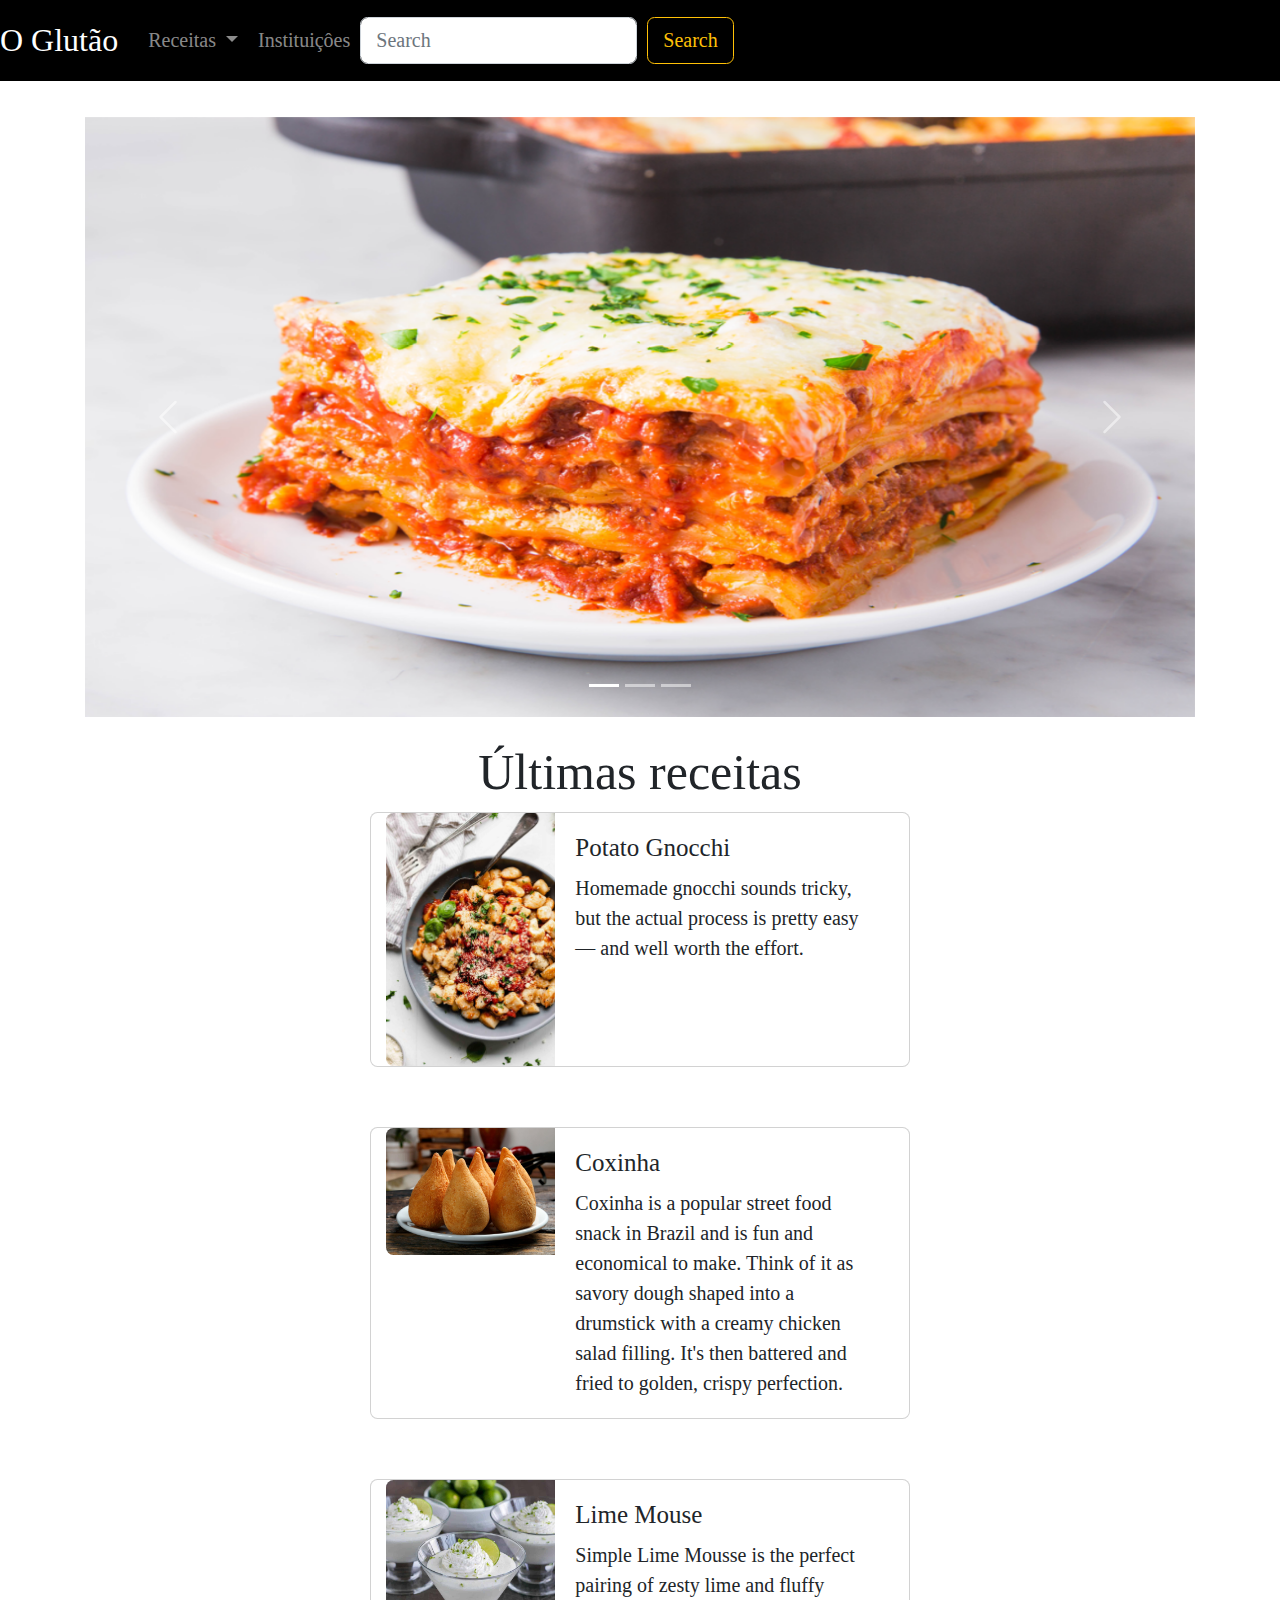
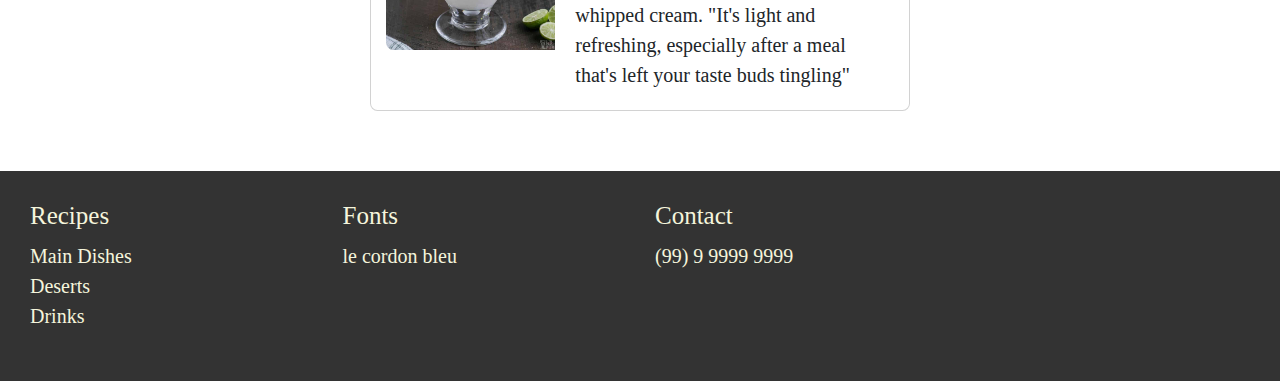
<file: index.html>
<!DOCTYPE html>
<html lang="pt">

<head>
    <meta charset="UTF-8">
    <meta name="viewport" content="width=device-width, initial-scale=1, shrink-to-fit=no">
    <link rel="stylesheet" href="assets/css/mystyle.css">
    <link rel="stylesheet" type="text/css" href="assets/css/bootstrap/bootstrap.css">
    <link rel="stylesheet" type="text/css" href="assets/css/bootstrap-grid.css">
    <link rel="stylesheet" type="text/css" href="assets/css/bootstrap-utilities.css">
    <style>
        a{
            color: #000;
        }

        .carousel-item img{
            height: 600px;
        }

    </style>

    <title>O Glutão</title>
</head>

<body>
    <nav class="navbar navbar-expand-lg navbar-dark bg-black justify-content-left">
        <a class="navbar-brand" href="#" style="font-size: 32px; font-family: Tahoma;">
            O Glutão
        </a>

        <div class="collapse navbar-collapse" id="navbarSupportedContent">
            <ul class="navbar-nav mr-auto">   
                <li class="nav-item dropdown">   
                    <a class="nav-link dropdown-toggle" href="#" id="receitasDropdown" 
                        role="button" data-bs-toggle="dropdown" aria-haspopup="true" 
                        aria-expanded="false">
                        Receitas
                    </a>
                    <div class="dropdown-menu" aria-labelledby="#receitasDropdown">
                        <a class="dropdown-item" href="recipes/recipes.html">Latest</a>
                        <a class="dropdown-item" href="#">Pasta</a>
                        <a class="dropdown-item" href="#">Steaks</a>
                        <a class="dropdown-item" href="#">Seafood</a>
                        <a class="dropdown-item" href="#">Deserts</a>
                    </div>
                </li>   
                <li class="nav-item">  
                    <a class="nav-link" href="#">Instituiçôes</a>
                </li>
            </ul>
            <form class="d-flex" role="search">
                <input class="form-control me-2" type="search" placeholder="Search" aria-label="Search">
                <button class="btn btn-outline-warning" type="submit">Search</button>
            </form>
        </div>
      
    </nav>

    <main class="container" style="margin-top: 36px;">
        
        <!------------------------BLOCO DE ELEMENTOS DO CARROSEL------------------------>
        <div id="mainCarousel" class="carousel slide" data-bs-ride="carousel">
            <div class="carousel-indicators">
                <button type="button" data-bs-target="#mainCarousel" data-bs-slide-to="0" class="active" aria-current="true" aria-label="Slide 1"></button>
                <button type="button" data-bs-target="#mainCarousel" data-bs-slide-to="1" aria-label="Slide 2"></button>
                <button type="button" data-bs-target="#mainCarousel" data-bs-slide-to="2" aria-label="Slide 3"></button>
            </div>
            <div class="carousel-inner">
                <div class="carousel-item active">
                    <a href="/recipes/lasagna.html"><img src="assets/images/lasagna-bolognese.png" class="carousel-image d-block w-100" alt="..."></a>
                    
                </div>
                <div class="carousel-item">
                    <img src="assets/images/carbonara.png" class="carousel-image d-block w-100" alt="...">
                </div>
                <div class="carousel-item">
                    <img src="assets/images/Shrimp-Risotto.png" class="carousel-image d-block w-100" alt="...">
                </div>
            </div>
            <button class="carousel-control-prev" type="button" data-bs-target="#mainCarousel" data-bs-slide="prev">
                <span class="carousel-control-prev-icon" aria-hidden="true"></span>
                <span class="visually-hidden">Previous</span>
            </button>
            <button class="carousel-control-next" type="button" data-bs-target="#mainCarousel" data-bs-slide="next">
                <span class="carousel-control-next-icon" aria-hidden="true"></span>
                <span class="visually-hidden">Next</span>
            </button>
        </div>
        <!------------------------------------------------------------------------------>


        <div>
            <h1 style="padding-top:0.5em;">Últimas receitas</h1>

            <div class="row"  style="justify-content: center;">
                <div class="card mb-5" style="max-width: 540px;">
                    <div class="row g-0">
                      <div class="col-md-4">
                        <img src="assets/images/homemade-gnocchi-recipe-20-scaled.jpg" class="img-fluid rounded-start" alt="...">
                      </div>
                      <div class="col-md-8">
                        <div class="card-body">
                          <h5 class="card-title">Potato Gnocchi</h5>
                          <p class="card-text">Homemade gnocchi sounds tricky, but the actual process is pretty easy — and well worth the effort.</p>
                        </div>
                      </div>
                    </div>
                </div>
            </div>
            <div class="row"  style="justify-content: center;">
                <div class="card mb-5" style="max-width: 540px;">
                    <div class="row g-0">
                      <div class="col-md-4">
                        <img src="assets/images/Coxinha-de-charque.jpg" class="img-fluid rounded-start" alt="...">
                      </div>
                      <div class="col-md-8">
                        <div class="card-body">
                          <h5 class="card-title">Coxinha</h5>
                          <p class="card-text">Coxinha is a popular street food snack in Brazil and is fun and economical to make. Think of it as savory dough shaped into a drumstick with a creamy chicken salad filling. It's then battered and fried to golden, crispy perfection. </p>
                        </div>
                      </div>
                    </div>
                </div>
            </div>
            <div class="row"  style="justify-content: center;">
                <div class="card mb-5" style="max-width: 540px;">
                    <div class="row g-0">
                      <div class="col-md-4">
                        <img src="assets/images/key-lime-mousse-sq.jpg" class="img-fluid rounded-start" alt="...">
                      </div>
                      <div class="col-md-8">
                        <div class="card-body">
                          <h5 class="card-title">Lime Mouse</h5>
                            <p class="card-text">
                                Simple Lime Mousse is the perfect pairing of zesty lime and fluffy whipped cream. "It's light and refreshing, especially after a meal that's left your taste buds tingling"
                            </p>
                        </div>
                      </div>
                    </div>
                </div>
            </div>
        </div>

    </main>

    <footer>
        <div class="row">
            <div class="col-xl-3">
                <h5>Recipes</h5>
                <ul class="list-unstyled">
                    <li>Main Dishes</li>
                    <li>Deserts</li>
                    <li>Drinks</li>
                </ul>
            </div>

            <div class="col-xl-3">
                <h5>Fonts</h5>
                <h5></h5>
                <ul class="list-unstyled">
                    <li>le cordon bleu</li>
                </ul>
            </div>

            <div class="col-xl-3">
                <h5>Contact</h5>
                <ul class="list-unstyled">
                    <li>(99) 9 9999 9999</li>
                </ul>
            </div>
        </div>
    </footer>

</body>

<script type="text/javascript" src="assets/js/popper.js"></script>
<script type="text/javascript" src="assets/js/jquery.js"></script>
<script type="text/javascript" src="assets/js/bootstrap/bootstrap.js"></script>

</html>
</file>
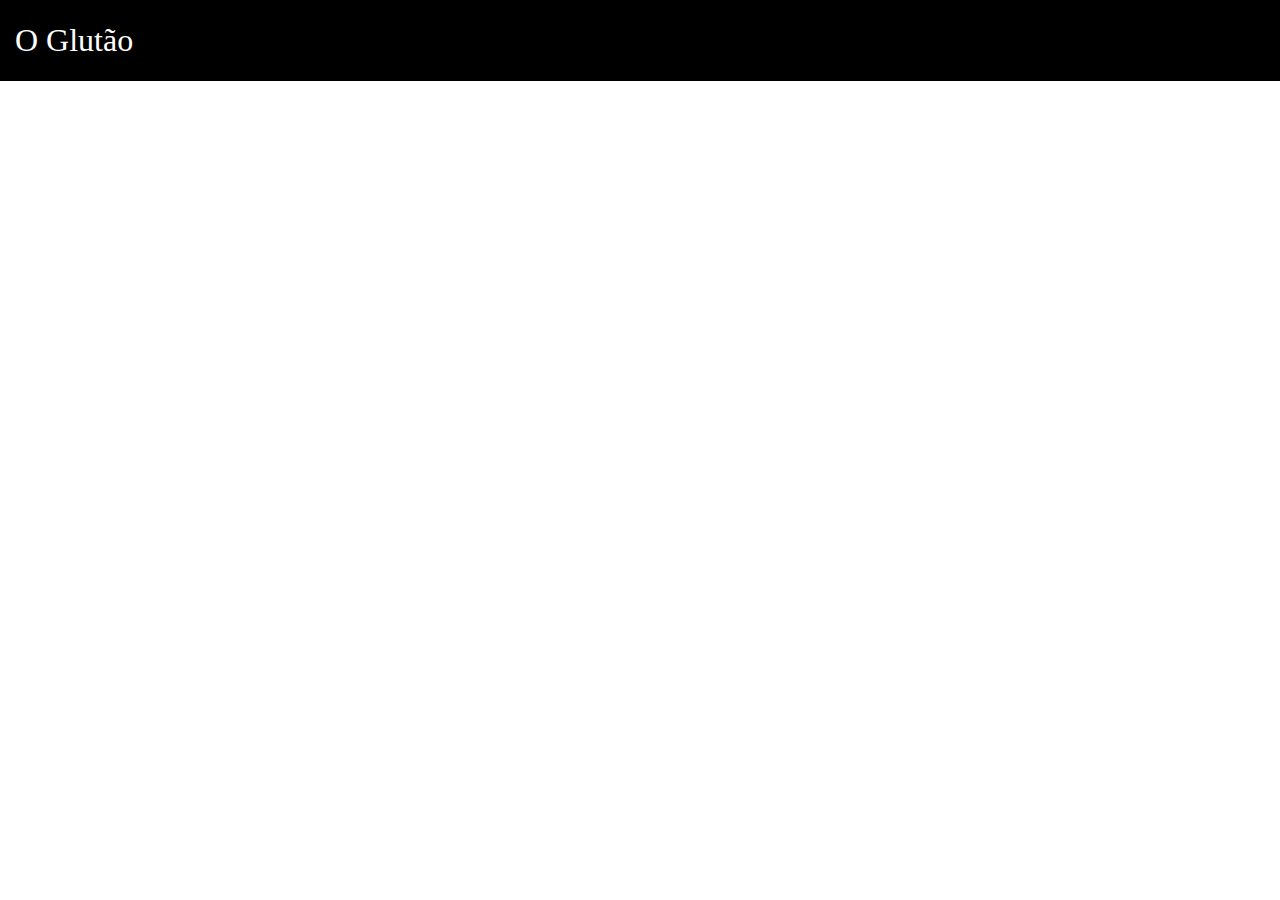
<file: form.html>
<!DOCTYPE html>
<html lang="pt">

<head>
    <meta charset="UTF-8">
    <meta name="viewport" content="width=device-width, initial-scale=1, shrink-to-fit=no">
    <link rel="stylesheet" href="assets/css/mystyle.css">
    <link rel="stylesheet" type="text/css" href="assets/css/bootstrap/bootstrap.css">
    <style>
        a{
            color: #000;
        }
    </style>

    <title>O Glutão</title>
</head>

<body>
    <nav class="navbar navbar-expand-lg navbar-dark bg-black">
        <div class="container-fluid">
            <a class="navbar-brand" href="#"
            style="font-size: 32px; font-family: Tahoma;">O Glutão</a>
        </div>

    </nav>

    <main class="container" style="margin-top: 36px;">

    </main>

</body>

<script type="text/javascript" src="assets/js/popper.js"></script>
<script type="text/javascript" src="assets/js/jquery.js"></script>
<script type="text/javascript" src="assets/js/bootstrap/bootstrap.js"></script>

</html>
</file>
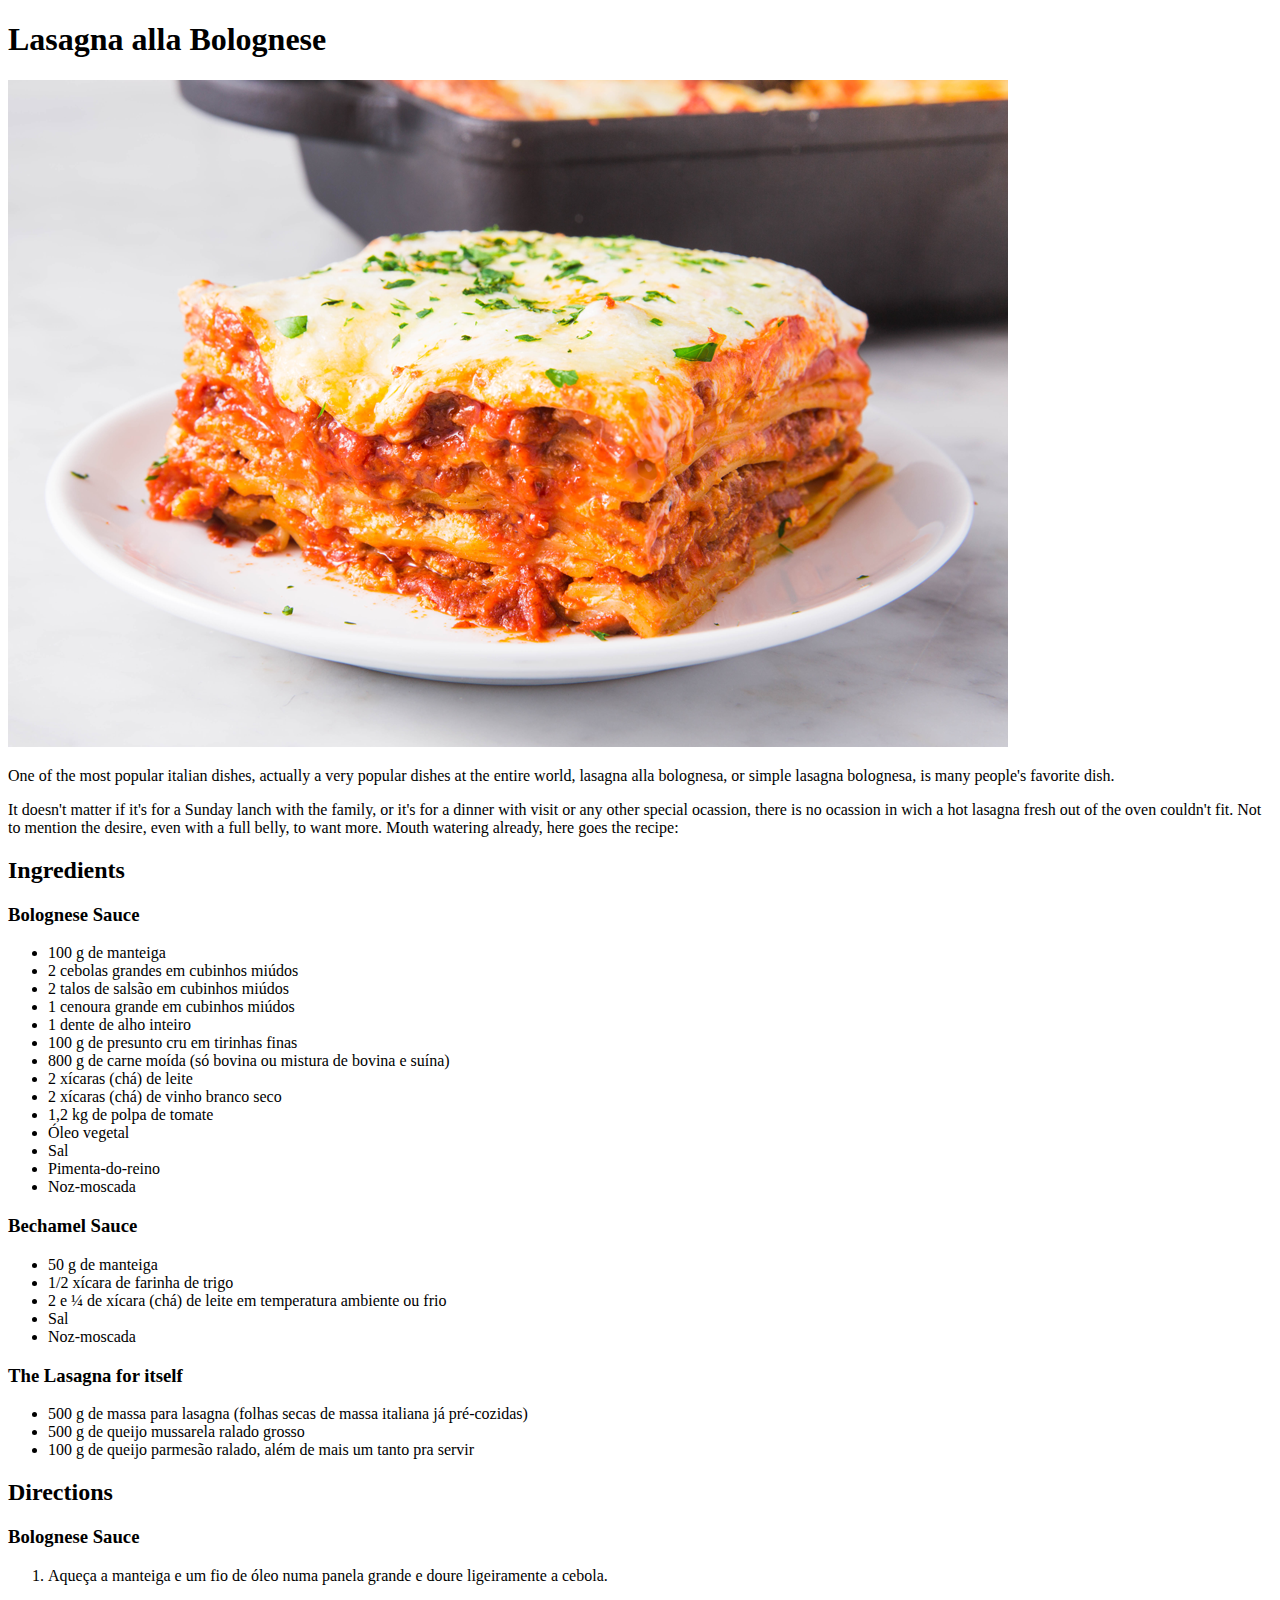
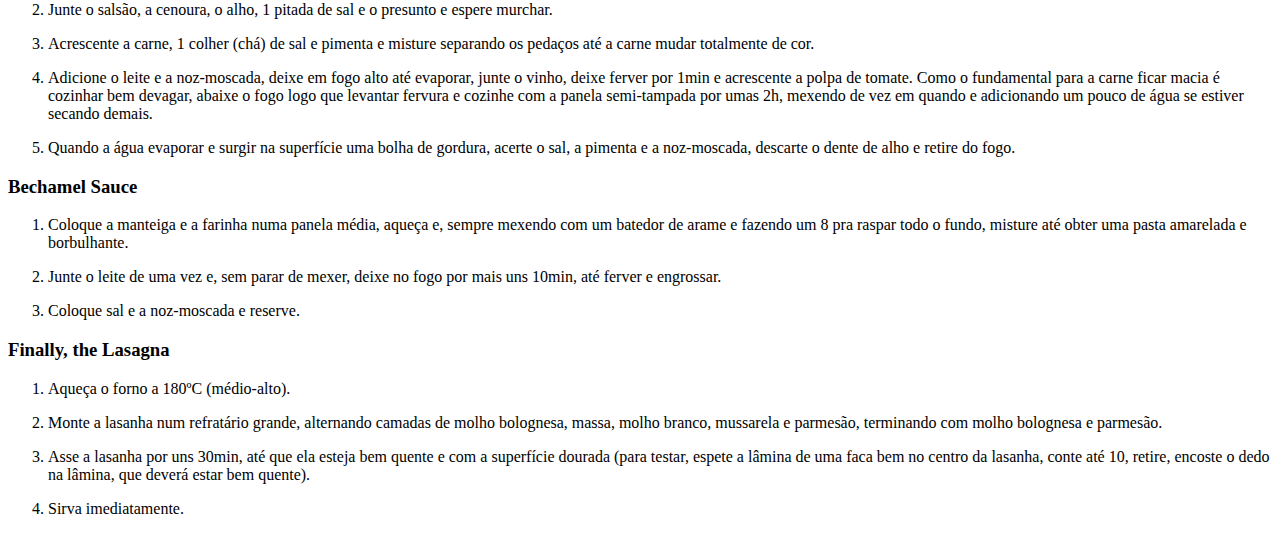
<file: main-recipes/lasagna.html>
<!DOCTYPE html>
<html lang="en">

<head>
    <meta charset="UTF-8">
    <meta name="viewport" content="width=device-width, initial-scale=1, shrink-to-fit=no">

    <title>Lasagna alla Bolognese's Recipe</title>
</head>

<body>
    <main>
        <h1>Lasagna alla Bolognese</h1>
        <img src="../assets/images/lasagna-bolognese.png" alt="lasagna-bolognese">
        <p>
            One of the most popular italian dishes, actually a very popular dishes at the 
            entire world, lasagna alla bolognesa, or simple lasagna bolognesa, is many 
            people's favorite dish.
        </p>

        <p>
            It doesn't matter if it's for a Sunday lanch with the family, or it's for a 
            dinner with visit or any other special ocassion, there is no ocassion in wich
            a hot lasagna fresh out of the oven couldn't fit. Not to mention the desire, 
            even with a full belly, to want more. Mouth watering already, here goes the recipe:
        </p>

        <h2>Ingredients</h2>

        <h3>Bolognese Sauce</h3>
        <ul>
            <li>100 g de manteiga</li>
            <li>2 cebolas grandes em cubinhos miúdos</li>
            <li>2 talos de salsão em cubinhos miúdos</li>
            <li>1 cenoura grande em cubinhos miúdos</li>
            <li>1 dente de alho inteiro</li>
            <li>100 g de presunto cru em tirinhas finas</li>
            <li>800 g de carne moída (só bovina ou mistura de bovina e suína)</li>
            <li>2 xícaras (chá) de leite</li>
            <li>2 xícaras (chá) de vinho branco seco</li>
            <li>1,2 kg de polpa de tomate</li>
            <li>Óleo vegetal</li>
            <li>Sal</li>
            <li>Pimenta-do-reino</li>
            <li>Noz-moscada</li>
        </ul>
        
        <h3>Bechamel Sauce</h3>
        <ul>
            <li>50 g de manteiga</li>
            <li>1/2 xícara de farinha de trigo</li>
            <li>2 e ¼ de xícara (chá) de leite em temperatura ambiente ou frio </li>
            <li>Sal</li>
            <li>Noz-moscada</li>
        </ul>

        <h3>The Lasagna for itself</h3>
        <ul>
            <li>500 g de massa para lasagna (folhas secas de massa italiana já pré-cozidas)</li>
            <li>500 g de queijo mussarela ralado grosso</li>
            <li>100 g de queijo parmesão ralado, além de mais um tanto pra servir </li>
        </ul>

        <h2>Directions</h2>

        <h3>Bolognese Sauce</h3>
        <ol>
            <li>
                <p>
                    Aqueça a manteiga e um fio de óleo numa panela grande e doure ligeiramente a cebola.
                </p>
            </li>
            <li>
                <p>
                    Junte o salsão, a cenoura, o alho, 1 pitada de sal e o presunto e espere murchar.
                </p>
            </li>
            <li>
                <p>
                    Acrescente a carne, 1 colher (chá) de sal e pimenta e misture separando os pedaços 
                    até a carne mudar totalmente de cor.
                </p>
            </li>
            <li>
                <p>
                    Adicione o leite e a noz-moscada, deixe em fogo alto até evaporar, junte o vinho, 
                    deixe ferver por 1min e acrescente a polpa de tomate. Como o fundamental para a 
                    carne ficar macia é cozinhar bem devagar, abaixe o fogo logo que levantar fervura 
                    e cozinhe com a panela semi-tampada por umas 2h, mexendo de vez em quando e 
                    adicionando um pouco de água se estiver secando demais.
                </p>
            </li>
            <li>
                <p>
                    Quando a água evaporar e surgir na superfície uma bolha de gordura, acerte o sal, 
                    a pimenta e a noz-moscada, descarte o dente de alho e retire do fogo. 
                </p>
            </li>
        </ol>

        <h3>Bechamel Sauce</h3>
        <ol>
            <li>
                <p>
                    Coloque a manteiga e a farinha numa panela média, aqueça e, sempre mexendo com um batedor de arame e fazendo um 8 pra raspar todo o fundo, misture até obter uma pasta amarelada e borbulhante.
                </p>
            </li>
            <li>
                <p>
                    Junte o leite de uma vez e, sem parar de mexer, deixe no fogo por mais uns 10min, até ferver e engrossar.
                </p>
            </li>
            <li>
                <p>
                    Coloque sal e a noz-moscada e reserve. 
                </p>
            </li>
        </ol>

        <h3>Finally, the Lasagna</h3>
        <ol>
            <li>
                <p>
                    Aqueça o forno a 180ºC (médio-alto).
                </p>
            </li>
            <li>
                <p>
                    Monte a lasanha num refratário grande, alternando camadas de molho bolognesa, massa, molho branco, mussarela e parmesão, terminando com molho bolognesa e parmesão.
                </p>
            </li>
            <li>
                <p>
                    Asse a lasanha por uns 30min, até que ela esteja bem quente e com a superfície dourada (para testar, espete a lâmina de uma faca bem no centro da lasanha, conte até 10, retire, encoste o dedo na lâmina, que deverá estar bem quente).
                </p>
            </li>
            <li>
                <p>
                    Sirva imediatamente. 
                </p>
            </li>
            
        </ol>

    </main>
</body>

</html>
</file>
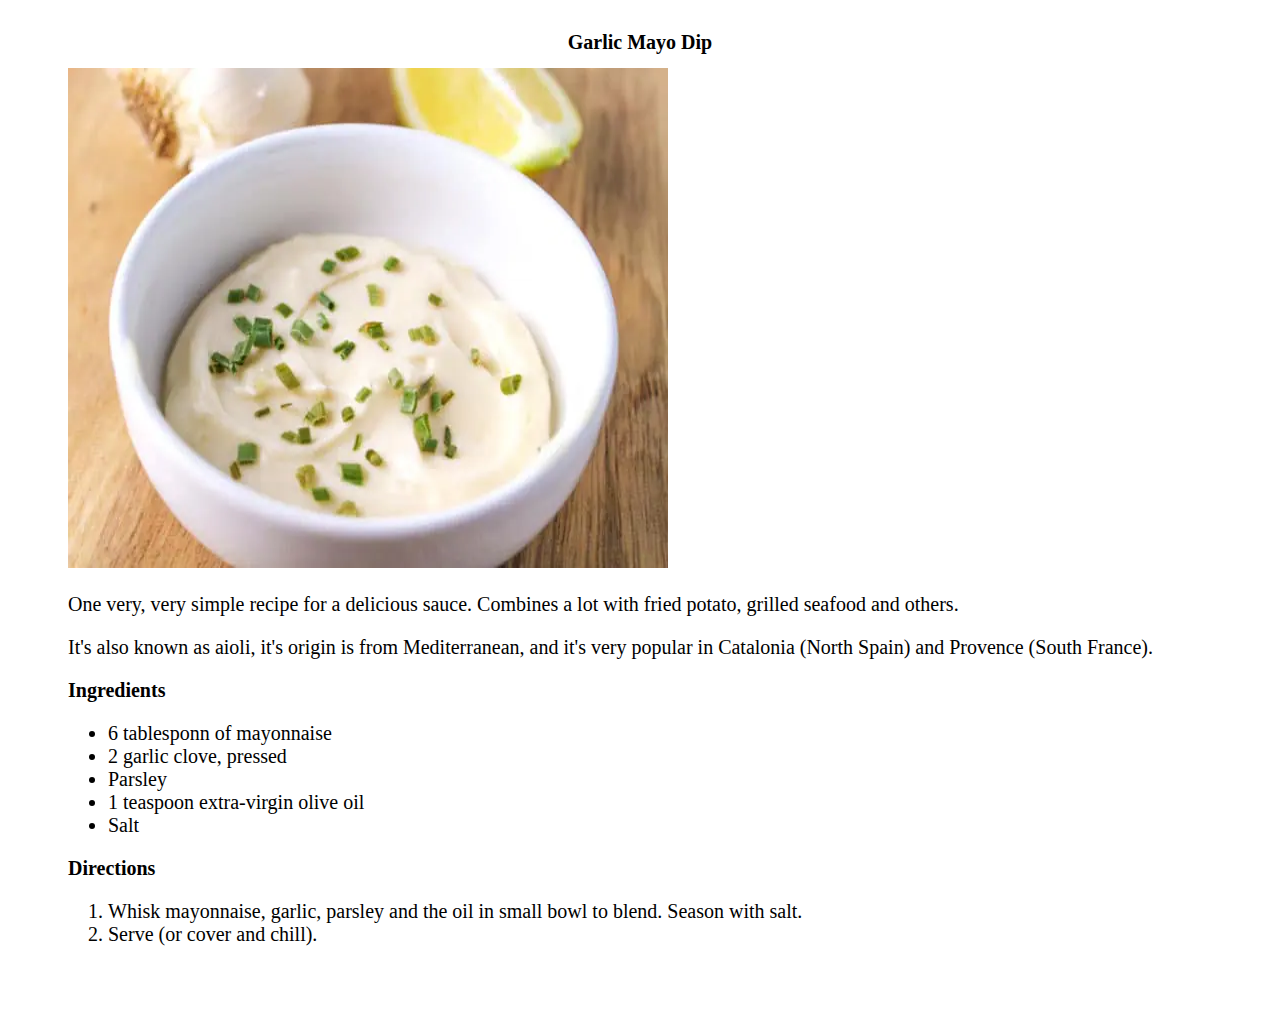
<file: recipes/galicmayo.html>
<!DOCTYPE html>
<html lang="en">

<head>
    <meta charset="UTF-8">
    <meta name="viewport" content="width=device-width, initial-scale=1, shrink-to-fit=no">
    <link rel="stylesheet" href="../assets/css/mystyle.css">

    <title>Garlic Mayo Dip's Recipe</title>
</head>

<body>
    <main class="my-container">
        <h1>Garlic Mayo Dip</h1>
        <img class="main-img" src="../assets/images/aioli.png" alt="Garlic Mayo Dip">

        <p>
            One very, very simple recipe for a delicious sauce. Combines a lot with fried potato,
            grilled seafood and others.
        </p>

        <p>
            It's also known as aioli, it's origin is from Mediterranean, and it's very popular in 
            Catalonia (North Spain) and Provence (South France).
        </p>

        <h2>Ingredients</h2>
        <ul>
            <li>6 tablesponn of mayonnaise</li>
            <li>2 garlic clove, pressed</li>
            <li>Parsley</li>
            <li>1 teaspoon extra-virgin olive oil</li>
            <li>Salt</li>
        </ul>

        <h2>Directions</h2>
        <ol>
            <li>Whisk mayonnaise, garlic, parsley and the oil in small bowl to blend. Season with salt.</li>
            <li>Serve (or cover and chill).</li>
        </ol>

    </main>
</body>
</file>
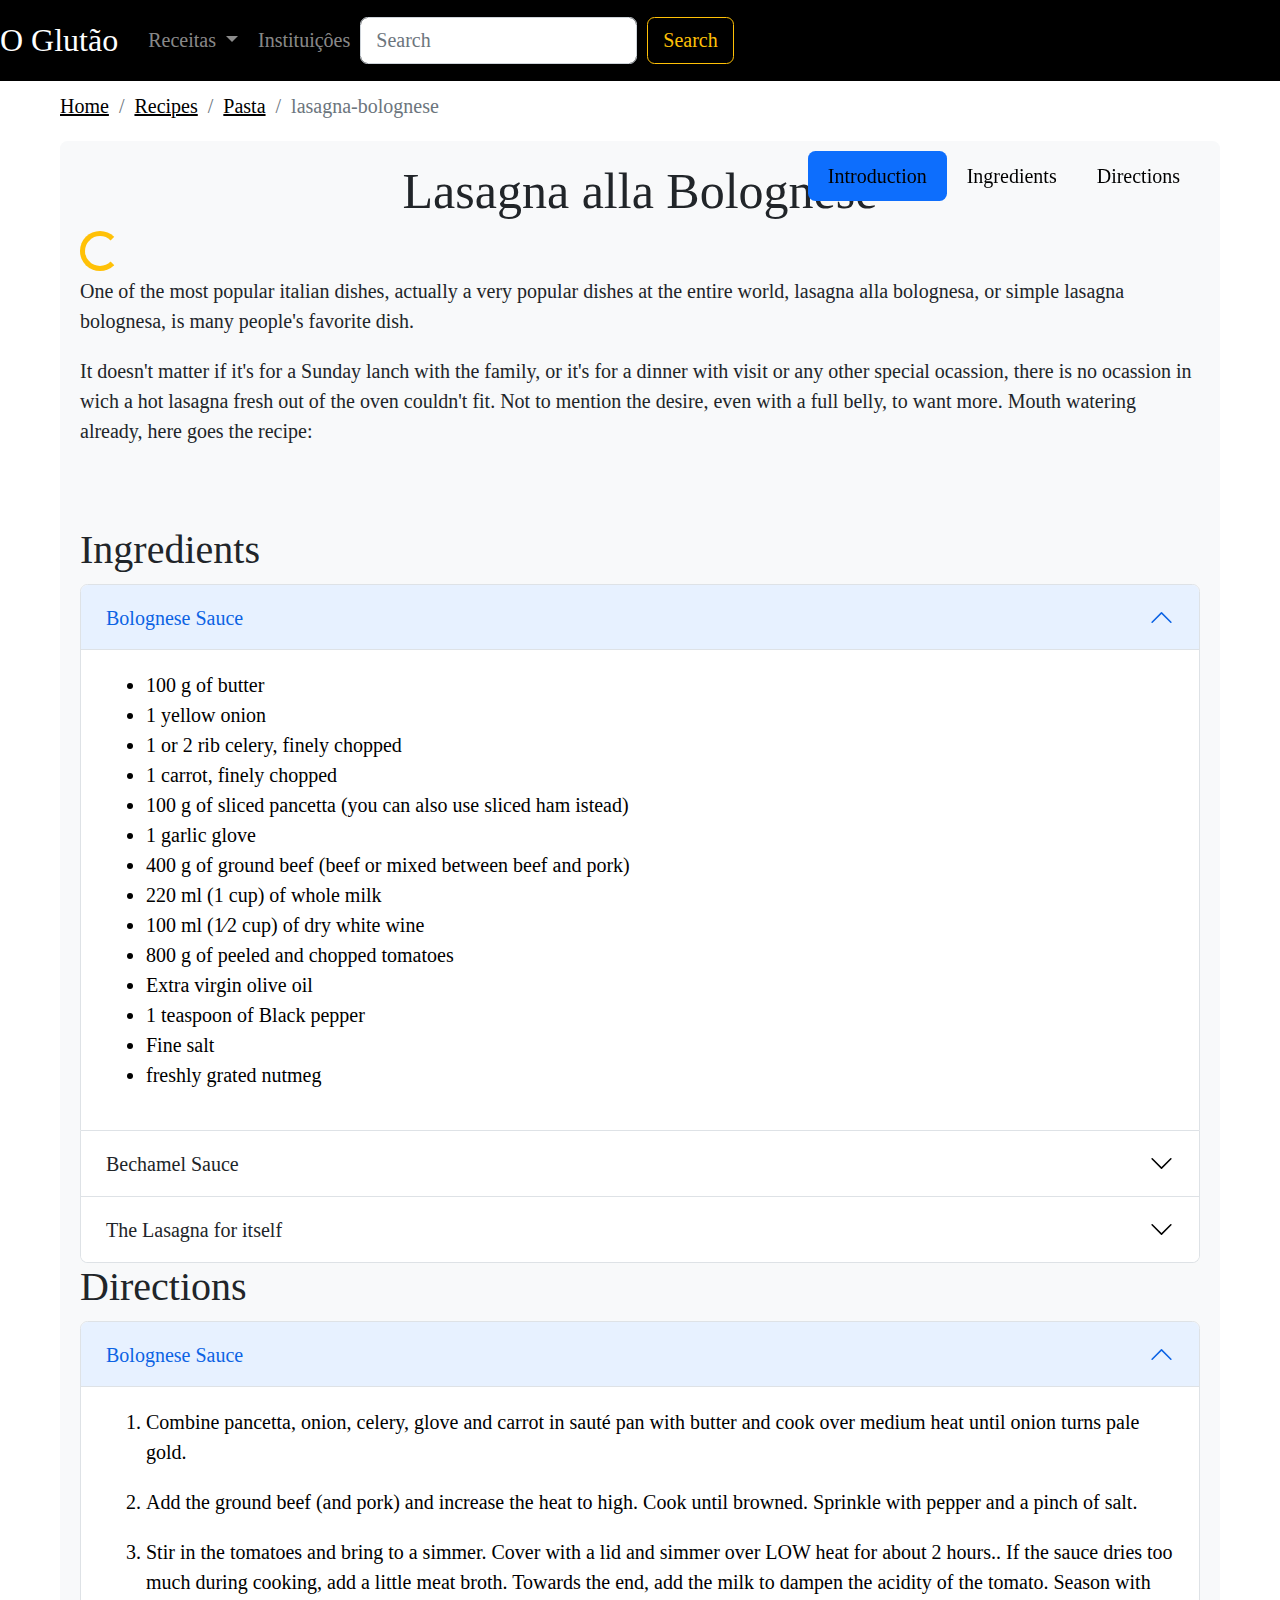
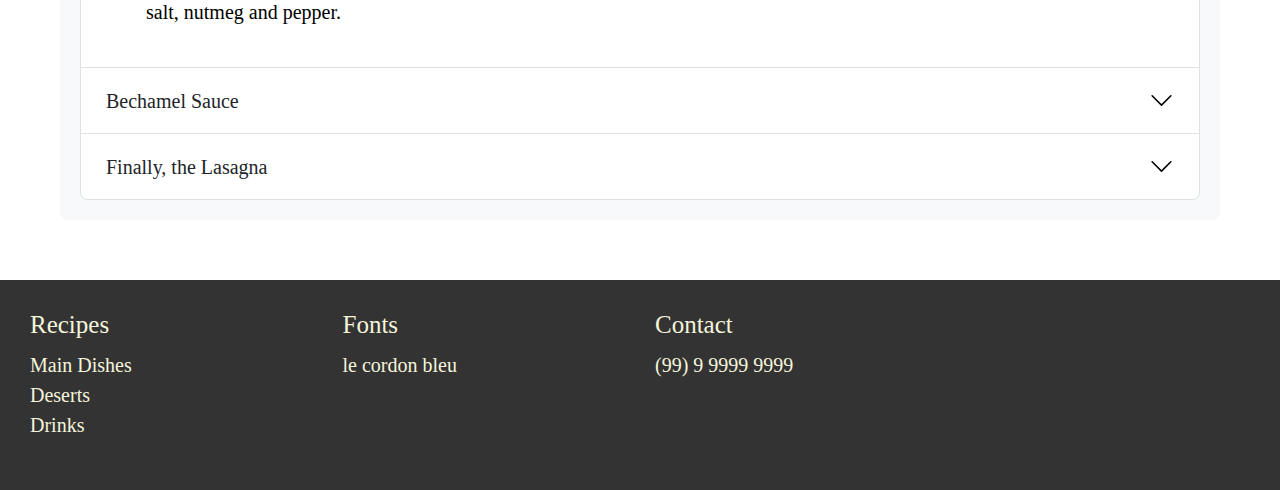
<file: recipes/lasagna.html>
<!DOCTYPE html>
<html lang="en">

<head>
    <meta charset="UTF-8">
    <meta name="viewport" content="width=device-width, initial-scale=1, shrink-to-fit=no">
    <link rel="stylesheet" href="../assets/css/mystyle.css">
    <link rel="stylesheet" type="text/css" href="../assets/css/bootstrap/bootstrap.css">
    <style>
        a{
            color: #000;
        }
    </style>

    <title>O Glutão</title>
</head>

<body>

    <nav class="navbar navbar-expand-lg navbar-dark bg-black justify-content-left">
        <a class="navbar-brand" href="../index.html" style="font-size: 32px; font-family: Tahoma;">
            O Glutão
        </a>
  
        <div class="collapse navbar-collapse" id="navbarSupportedContent">
            <ul class="navbar-nav mr-auto">   
                <li class="nav-item dropdown">   
                    <a class="nav-link dropdown-toggle" href="#" id="receitasDropdown" 
                        role="button" data-bs-toggle="dropdown" aria-haspopup="true" 
                        aria-expanded="false">
                        Receitas
                    </a>
                    <div class="dropdown-menu" aria-labelledby="#receitasDropdown">
                        <a class="dropdown-item" href="recipes.html">Latest</a>
                        <a class="dropdown-item" href="#">Pasta</a>
                        <a class="dropdown-item" href="#">Steaks</a>
                        <a class="dropdown-item" href="#">Seafood</a>
                        <a class="dropdown-item" href="#">Deserts</a>
                    </div>
                </li>   
                <li class="nav-item">  
                    <a class="nav-link" href="#">Instituiçôes</a>
                </li>
            </ul>
            <form class="d-flex" role="search">
                <input class="form-control me-2" type="search" placeholder="Search" aria-label="Search">
                <button class="btn btn-outline-warning" type="submit">Search</button>
            </form>
        </div>
    
    </nav>

    <main class="my-container">

        <nav aria-label="breadcrumb">
            <ol class="breadcrumb">
              <li class="breadcrumb-item"><a href="../index.html">Home</a></li>
              <li class="breadcrumb-item"><a href="recipes.html">Recipes</a></li>
              <li class="breadcrumb-item"><a href="#">Pasta</a></li>
              <li class="breadcrumb-item active" aria-current="page">lasagna-bolognese</li>
            </ol>
        </nav>

        <div style="display: flex; justify-content:right">
            <nav id="navbar-example2" class="navbar bg-transparent px-3 mb-3 position-fixed">
                <a class="navbar-brand" href="#"></a>
                <ul class="nav nav-pills">
                  <li class="nav-item">
                    <a class="nav-link text-black" href="#scrollspyHeading1">Introduction</a>
                  </li>
                  <li class="nav-item">
                    <a class="nav-link text-black" href="#scrollspyHeading2">Ingredients</a>
                  </li>
                  <li class="nav-item">
                    <a class="nav-link text-black" href="#scrollspyHeading3">Directions</a>
                  </li>
                </ul>
            </nav>
        </div>
          
        
        <div data-bs-spy="scroll" data-bs-target="#navbar-example2" data-bs-root-margin="0px 0px -40%" data-bs-smooth-scroll="true" class="scrollspy-example bg-light p-3 rounded-2" tabindex="0">
            
            <h1 id="scrollspyHeading1">Lasagna alla Bolognese</h1>
            <div class="spinner-border my-spinner text-warning" role="status">
                <img class="main-img visually-hidden" src="../assets/images/lasagna-bolognese.png" alt="lasagna-bolognese">
            </div>
            <p>
                One of the most popular italian dishes, actually a very popular dishes at the 
                entire world, lasagna alla bolognesa, or simple lasagna bolognesa, is many 
                people's favorite dish.
            </p>

            <p>
                It doesn't matter if it's for a Sunday lanch with the family, or it's for a 
                dinner with visit or any other special ocassion, there is no ocassion in wich
                a hot lasagna fresh out of the oven couldn't fit. Not to mention the desire, 
                even with a full belly, to want more. Mouth watering already, here goes the recipe:
            </p>

            <h2 id="scrollspyHeading2" style="margin-top: 2em;">Ingredients</h2>

            <div class="accordion" id="accordionExample">
                <div class="accordion-item">
                  <h2 class="accordion-header" id="headingOne">
                    <button class="accordion-button" type="button" data-bs-toggle="collapse" data-bs-target="#collapseOne" aria-expanded="true" aria-controls="collapseOne">
                        Bolognese Sauce
                    </button>
                  </h2>
                  <div id="collapseOne" class="accordion-collapse collapse show" aria-labelledby="headingOne" data-bs-parent="#accordionExample">
                    <div class="accordion-body">
                        <ul>
                            <li>100 g of butter</li>
                            <li>1 yellow onion</li>
                            <li>1 or 2 rib celery, finely chopped</li>
                            <li>1 carrot, finely chopped</li>
                            <li>100 g of sliced pancetta (you can also use sliced ham istead)</li>
                            <li>1 garlic glove</li>
                            <li>400 g of ground beef (beef or mixed between beef and pork)</li>
                            <li>220 ml (1 cup) of whole milk</li>
                            <li>100 ml (1⁄2 cup) of dry white wine</li>
                            <li>800 g of peeled and chopped tomatoes</li>
                            <li>Extra virgin olive oil</li>
                            <li>1 teaspoon of Black pepper</li>
                            <li>Fine salt</li>
                            <li>freshly grated nutmeg</li>  
                        </ul>
                    </div>
                  </div>
                </div>
                <div class="accordion-item">
                  <h2 class="accordion-header" id="headingTwo">
                    <button class="accordion-button collapsed" type="button" data-bs-toggle="collapse" data-bs-target="#collapseTwo" aria-expanded="false" aria-controls="collapseTwo">
                        Bechamel Sauce
                    </button>
                  </h2>
                  <div id="collapseTwo" class="accordion-collapse collapse" aria-labelledby="headingTwo" data-bs-parent="#accordionExample">
                    <div class="accordion-body">
                        <ul>
                            <li>100 g of butter</li>
                            <li>1 yellow onion</li>
                            <li>1 or 2 rib celery, finely chopped</li>
                            <li>1 carrot, finely chopped</li>
                            <li>100 g of sliced pancetta (you can also use sliced ham istead)</li>
                            <li>1 garlic glove</li>
                            <li>400 g of ground beef (beef or mixed between beef and pork)</li>
                            <li>220 ml (1 cup) of whole milk</li>
                            <li>100 ml (1⁄2 cup) of dry white wine</li>
                            <li>800 g of peeled and chopped tomatoes</li>
                            <li>Extra virgin olive oil</li>
                            <li>1 teaspoon of Black pepper</li>
                            <li>Fine salt</li>
                            <li>freshly grated nutmeg</li>
                        </ul>
                    </div>
                  </div>
                </div>
                <div class="accordion-item">
                  <h2 class="accordion-header" id="headingThree">
                    <button class="accordion-button collapsed" type="button" data-bs-toggle="collapse" data-bs-target="#collapseThree" aria-expanded="false" aria-controls="collapseThree">
                        The Lasagna for itself
                    </button>
                  </h2>
                  <div id="collapseThree" class="accordion-collapse collapse" aria-labelledby="headingThree" data-bs-parent="#accordionExample">
                    <div class="accordion-body">
                        <ul>
                            <li>About 12 sheet lasagna noodles (Can be homemade) pre-cooked</li>
                            <li>Up to 200g of grated Parmegiano cheese</li>
                            <li>500 g de queijo mussarela ralado grosso</li>
                        </ul>
                    </div>
                  </div>
                </div>
            </div>

            <h2 id="scrollspyHeading3">Directions</h2>

            <div class="accordion" id="accordionExample">
                <div class="accordion-item">
                  <h2 class="accordion-header" id="headingOne">
                    <button class="accordion-button" type="button" data-bs-toggle="collapse" data-bs-target="#collapseOne" aria-expanded="true" aria-controls="collapseOne">
                        Bolognese Sauce
                    </button>
                  </h2>
                  <div id="collapseOne" class="accordion-collapse collapse show" aria-labelledby="headingOne" data-bs-parent="#accordionExample">
                    <div class="accordion-body">
                        <ol>
                            <li>
                                <p>
                                    Combine pancetta, onion, celery, glove and carrot in sauté pan with butter and cook over 
                                    medium heat until onion turns pale gold. 
                                </p>
                            </li>
                            <li>
                                <p>
                                    Add the ground beef (and pork) and increase the heat to high. Cook until browned. Sprinkle 
                                    with pepper and a pinch of salt. 
                                </p>
                            </li>
                            <li>
                                <p>
                                    Stir in the tomatoes and bring to a simmer. Cover with a lid and simmer over LOW heat for 
                                    about 2 hours.. If the sauce dries too much during cooking, add a little meat broth. Towards 
                                    the end, add the milk to dampen the acidity of the tomato. Season with salt, nutmeg and pepper.
                                </p>
                            </li>
                        </ol>
                    </div>
                  </div>
                </div>
                <div class="accordion-item">
                  <h2 class="accordion-header" id="headingTwo">
                    <button class="accordion-button collapsed" type="button" data-bs-toggle="collapse" data-bs-target="#collapseTwo" aria-expanded="false" aria-controls="collapseTwo">
                        Bechamel Sauce
                    </button>
                  </h2>
                  <div id="collapseTwo" class="accordion-collapse collapse" aria-labelledby="headingTwo" data-bs-parent="#accordionExample">
                    <div class="accordion-body">
                        <ol>
                            <li>
                                <p>
                                    Melt the unsalted butter with the flour over low heat. Stir rapidly with a spoon. Cook this 
                                    for 1 minute and then remove from the heat. Meanwhile, heat the milk until almost boiling.
                                </p>
                            </li>
                            <li>
                                <p>
                                    Slowly put the hot milk to your butter and flour mixture. During this process stir constantly. 
                                    When the milk is completely poured over the roux sauce, put the saucepan back on low heat. 
                                    Keep mixing constantly, until you have a fairly thick consistency (about 10/15 minutes).
                                </p>
                            </li>
                            <li>
                                <p>
                                    Finally, add a pinch of fine salt and grated nutmeg to taste and continue stirring until the 
                                    right consistency has developed.
                                </p>
                            </li>
                        </ol>
                    </div>
                  </div>
                </div>
                <div class="accordion-item">
                  <h2 class="accordion-header" id="headingThree">
                    <button class="accordion-button collapsed" type="button" data-bs-toggle="collapse" data-bs-target="#collapseThree" aria-expanded="false" aria-controls="collapseThree">
                        Finally, the Lasagna
                    </button>
                  </h2>
                  <div id="collapseThree" class="accordion-collapse collapse" aria-labelledby="headingThree" data-bs-parent="#accordionExample">
                    <div class="accordion-body">
                        <ol>
                            <li>
                                <p>
                                    Melt the unsalted butter with the flour over low heat. Stir rapidly with a spoon. Cook this 
                                    for 1 minute and then remove from the heat. Meanwhile, heat the milk until almost boiling.
                                </p>
                            </li>
                            <li>
                                <p>
                                    Slowly put the hot milk to your butter and flour mixture. During this process stir constantly. 
                                    When the milk is completely poured over the roux sauce, put the saucepan back on low heat. 
                                    Keep mixing constantly, until you have a fairly thick consistency (about 10/15 minutes).
                                </p>
                            </li>
                            <li>
                                <p>
                                    Finally, add a pinch of fine salt and grated nutmeg to taste and continue stirring until the 
                                    right consistency has developed.
                                </p>
                            </li>
                        </ol>
                    </div>
                  </div>
                </div>
            </div>
        </div>

    </main>

    <footer>
        <div class="row">
            <div class="col-xl-3">
                <h5>Recipes</h5>
                <ul class="list-unstyled">
                    <li>Main Dishes</li>
                    <li>Deserts</li>
                    <li>Drinks</li>
                </ul>
            </div>

            <div class="col-xl-3">
                <h5>Fonts</h5>
                <h5></h5>
                <ul class="list-unstyled">
                    <li>le cordon bleu</li>
                </ul>
            </div>

            <div class="col-xl-3">
                <h5>Contact</h5>
                <ul class="list-unstyled">
                    <li>(99) 9 9999 9999</li>
                </ul>
            </div>
        </div>
    </footer>
</body>

<script type="text/javascript" src="../assets/js/popper.js"></script>
<script type="text/javascript" src="../assets/js/jquery.js"></script>
<script type="text/javascript" src="../assets/js/script.js"></script>
<script type="text/javascript" src="../assets/js/bootstrap/bootstrap.js"></script>

</html>
</file>
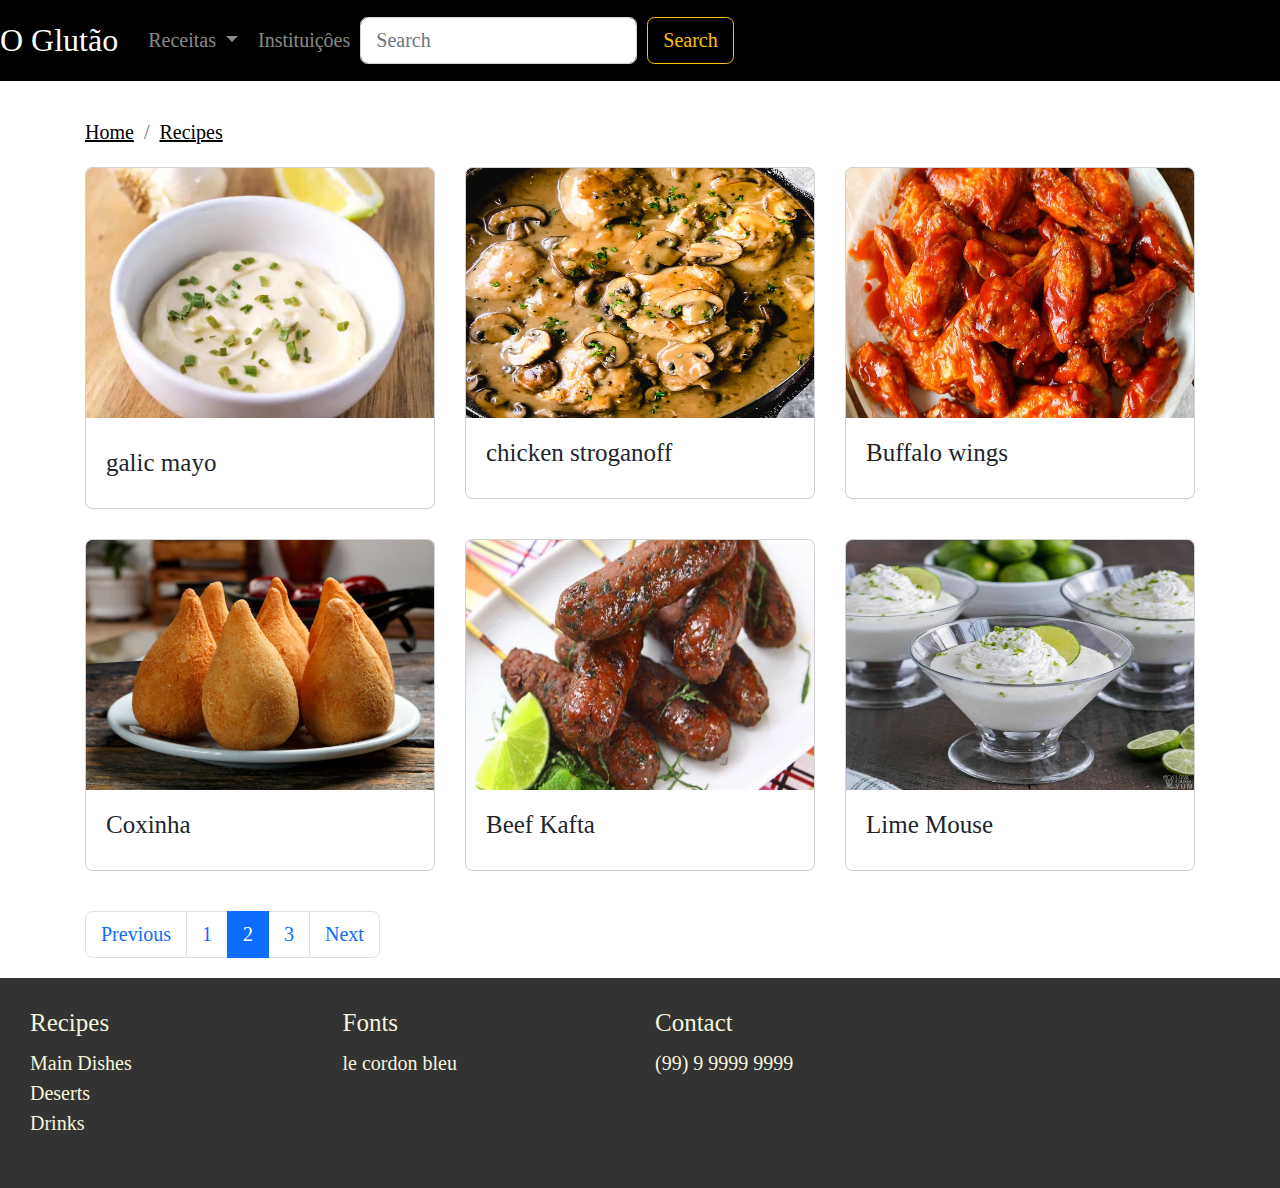
<file: recipes/recipes_2.html>
<!DOCTYPE html>
<html lang="pt">

<head>
    <meta charset="UTF-8">
    <meta name="viewport" content="width=device-width, initial-scale=1, shrink-to-fit=no">
    <link rel="stylesheet" href="../assets/css/mystyle.css">
    <link rel="stylesheet" type="text/css" href="../assets/css/bootstrap/bootstrap.css">
    <style>
        a{
            color: #000;
        }
    </style>

    <title>O Glutão</title>
</head>

<body>
  
  <nav class="navbar navbar-expand-lg navbar-dark bg-black justify-content-left">
      <a class="navbar-brand" href="../index.html" style="font-size: 32px; font-family: Tahoma;">
          O Glutão
      </a>

      <div class="collapse navbar-collapse" id="navbarSupportedContent">
          <ul class="navbar-nav mr-auto">   
              <li class="nav-item dropdown">   
                  <a class="nav-link dropdown-toggle" href="#" id="receitasDropdown" 
                      role="button" data-bs-toggle="dropdown" aria-haspopup="true" 
                      aria-expanded="false">
                      Receitas
                  </a>
                  <div class="dropdown-menu" aria-labelledby="#receitasDropdown">
                      <a class="dropdown-item active" href="$">Latest</a>
                      <a class="dropdown-item" href="#">Pasta</a>
                      <a class="dropdown-item" href="#">Steaks</a>
                      <a class="dropdown-item" href="#">Seafood</a>
                      <a class="dropdown-item" href="#">Deserts</a>
                  </div>
              </li>   
              <li class="nav-item">  
                  <a class="nav-link" href="#">Instituiçôes</a>
              </li>
          </ul>
          <form class="d-flex" role="search">
              <input class="form-control me-2" type="search" placeholder="Search" aria-label="Search">
              <button class="btn btn-outline-warning" type="submit">Search</button>
          </form>
      </div>
  
  </nav>


  <main class="container" style="margin-top: 36px;">

    <nav aria-label="breadcrumb">
      <ol class="breadcrumb">
        <li class="breadcrumb-item"><a href="../index.html">Home</a></li>
        <li class="breadcrumb-item"><a href="#">Recipes</a></li>
      </ol>
    </nav>
        
        <div class="row row-cols-1 row-cols-md-3 g-4">
            <div class="col">
              <div class="card" href="lasagna.html">
                <img src="../assets/images/aioli.png" class="card-img-top" alt="...">
                <div class="card-body">
                  <h5 class="card-title"><h5>galic mayo</h5>
                    <p class="card-text" style="text-decoration: none;">
                    </p>
                </div>
            </div>
            </div>
            <div class="col">
              <div class="card">
                <img src="../assets/images/Chicken-Stroganoff-recipe.jpg" class="card-img-top" alt="...">
                <div class="card-body">
                    <h5 class="card-title">chicken stroganoff</h5>
                    <p class="card-text">
                        
                    </p>
                </div>
              </div>
            </div>
            <div class="col">
              <div class="card">
                <img src="../assets/images/buffalowings-receita.jpg" class="card-img-top" alt="...">
                <div class="card-body">
                    <h5 class="card-title">Buffalo wings</h5>
                    <p class="card-text">
                        
                    </p>
                </div>
              </div>
            </div>
            <div class="col">
              <div class="card">
                <img src="../assets/images/Coxinha-de-charque.jpg" class="card-img-top" alt="...">
                <div class="card-body">
                  <h5 class="card-title">Coxinha</h5>
                  <p class="card-text">
                    
                  </p>
                </div>
              </div>
            </div>
            <div class="col">
                <div class="card">
                  <img src="../assets/images/kafta.jpg" class="card-img-top" alt="...">
                  <div class="card-body">
                    <h5 class="card-title">Beef Kafta</h5>
                    <p class="card-text">
                        
                    </p>
                  </div>
                </div>
            </div>
            <div class="col">
                <div class="card">
                  <img src="../assets/images/key-lime-mousse-sq.jpg" class="card-img-top" alt="...">
                  <div class="card-body">
                    <h5 class="card-title">Lime Mouse</h5>
                    <p class="card-text">
                        
                    </p>
                  </div>
                </div>
            </div>
        </div>


        <div>
          <nav aria-label="Page navigation example" style="margin-top: 2em;">
            <ul class="pagination">
              <li class="page-item"><a class="page-link" href="#">Previous</a></li>
              <li class="page-item "><a class="page-link" href="recipes.html">1</a></li>
              <li class="page-item active"><a class="page-link" href="#">2</a></li>
              <li class="page-item"><a class="page-link" href="#">3</a></li>
              <li class="page-item"><a class="page-link" href="#">Next</a></li>
            </ul>
          </nav>
        </div>

  </main>

  <footer>
    <div class="row">
        <div class="col-xl-3">
            <h5>Recipes</h5>
            <ul class="list-unstyled">
                <li>Main Dishes</li>
                <li>Deserts</li>
                <li>Drinks</li>
            </ul>
        </div>

        <div class="col-xl-3">
            <h5>Fonts</h5>
            <h5></h5>
            <ul class="list-unstyled">
                <li>le cordon bleu</li>
            </ul>
        </div>

        <div class="col-xl-3">
            <h5>Contact</h5>
            <ul class="list-unstyled">
                <li>(99) 9 9999 9999</li>
            </ul>
        </div>
    </div>
</footer>

</body>

<script type="text/javascript" src="../assets/js/popper.js"></script>
<script type="text/javascript" src="../assets/js/jquery.js"></script>
<script type="text/javascript" src="../assets/js/bootstrap/bootstrap.js"></script>

</html>
</file>
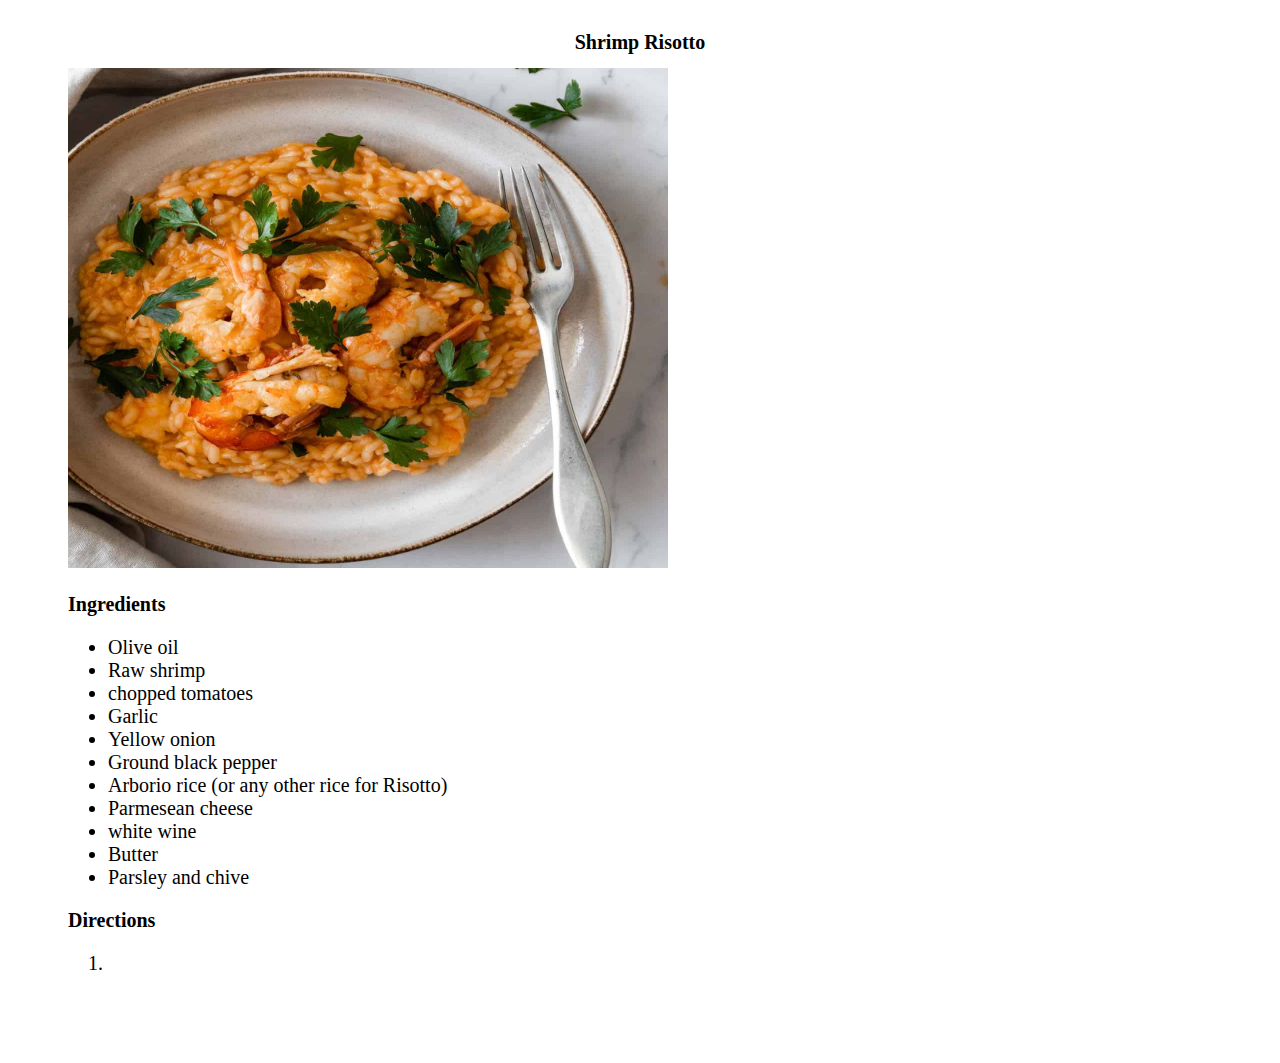
<file: recipes/shrimprisotto.html>
<!DOCTYPE html>
<html lang="en">

<head>
    <meta charset="UTF-8">
    <meta name="viewport" content="width=device-width, initial-scale=1, shrink-to-fit=no">
    <link rel="stylesheet" href="../assets/css/mystyle.css">

    <title>Shrimp Risotto's Recipe</title>
</head>

<body>
    <main class="my-container">
        <h1>Shrimp Risotto</h1>
        <img class="main-img" src="../assets/images/Shrimp-Risotto.png" alt="Shrimp Risotto">

        <p>

        </p>

        <p>

        </p>

        <h2>Ingredients</h2>
        <ul>
            <li>Olive oil</li>
            <li>Raw shrimp</li>
            <li>chopped tomatoes</li>
            <li>Garlic</li>
            <li>Yellow onion</li>
            <li>Ground black pepper</li>
            <li>Arborio rice (or any other rice for Risotto)</li>
            <li>Parmesean cheese</li>
            <li>white wine</li>
            <li>Butter</li>
            <li>Parsley and chive</li>
        </ul>

        <h2>Directions</h2>
        <ol>
            <li></li>
        </ol>

    </main>
</body>
</file>
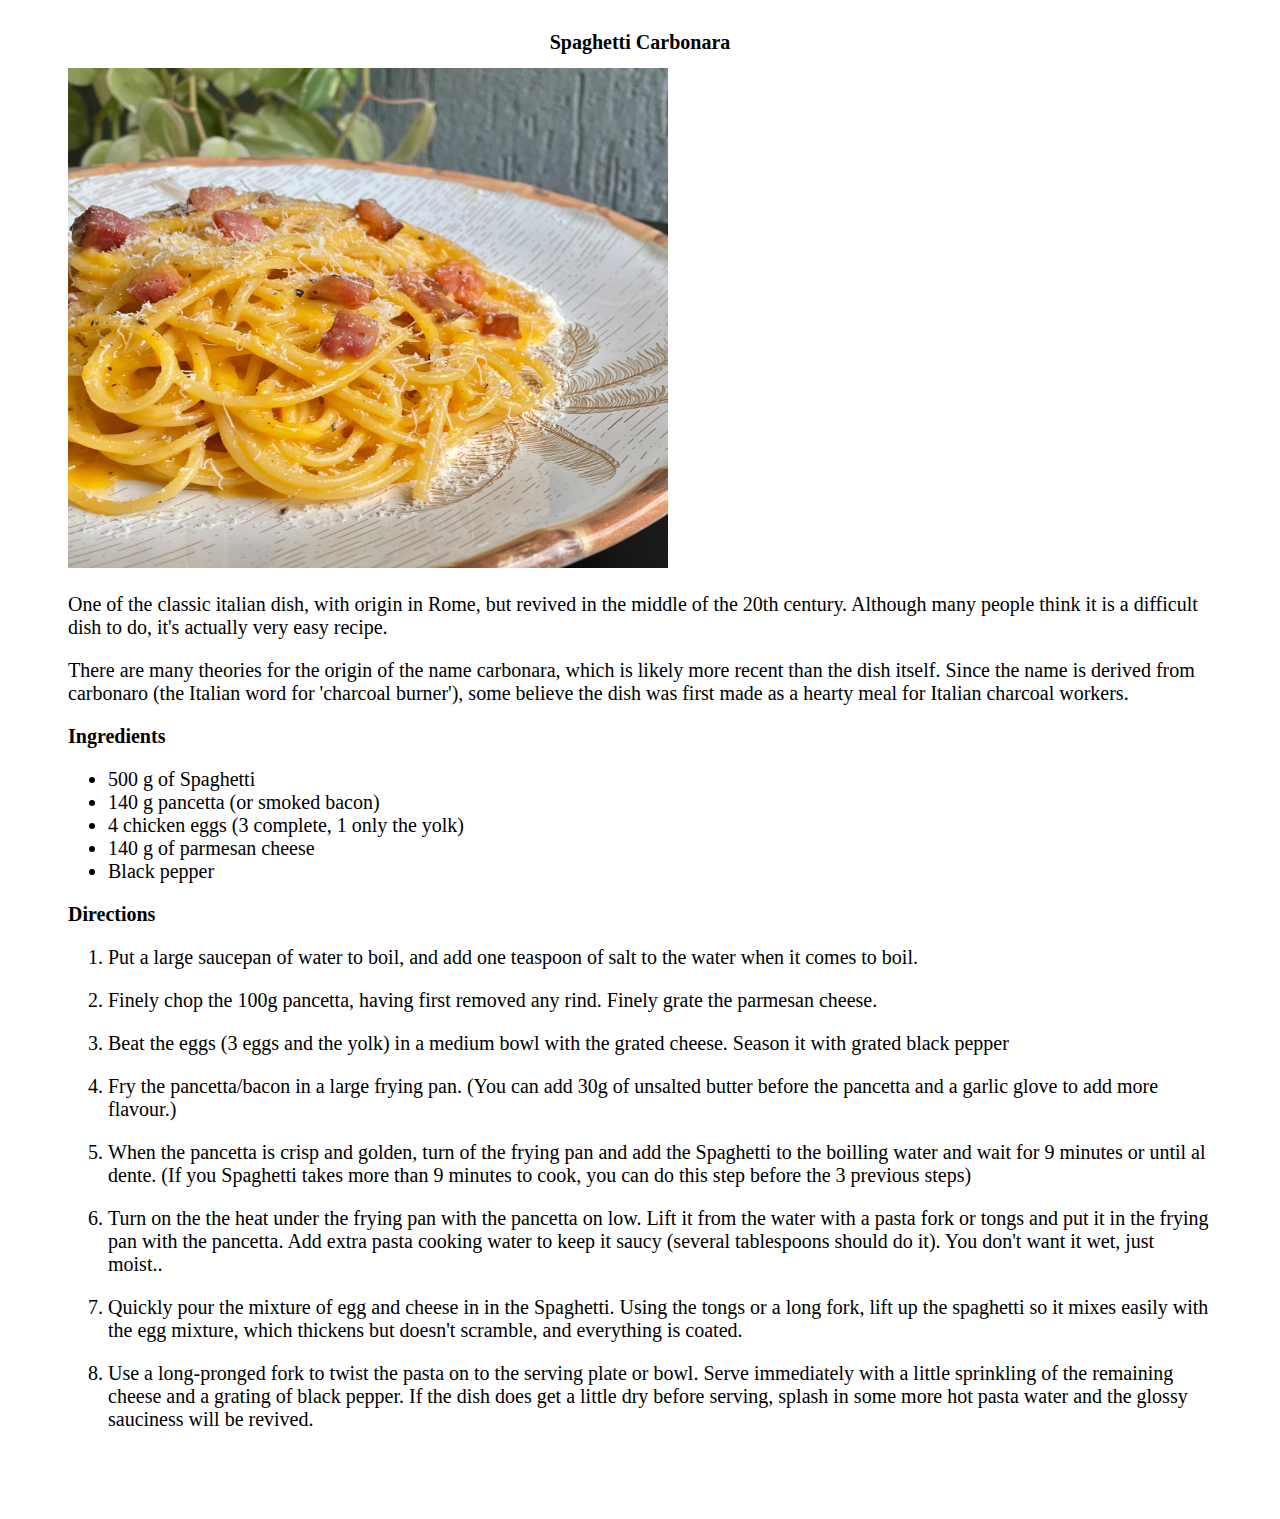
<file: recipes/spaghetticarbonara.html>
<!DOCTYPE html>
<html lang="en">

<head>
    <meta charset="UTF-8">
    <meta name="viewport" content="width=device-width, initial-scale=1, shrink-to-fit=no">
    <link rel="stylesheet" href="../assets/css/mystyle.css">

    <title>Spaghetti Carbonara's Recipe</title>
</head>

<body>
    <main class="my-container">
        <h1>Spaghetti Carbonara</h1>
        <img class="main-img" src="../assets/images/carbonara.png" alt="Spaghetti Carbonara">

        <p>
            One of the classic italian dish, with origin in Rome, but revived in the middle of the 20th 
            century. Although many people think it is a difficult dish to do, it's actually very easy recipe.
        </p>

        <p>
            There are many theories for the origin of the name carbonara, which is likely more recent than 
            the dish itself. Since the name is derived from carbonaro (the Italian word for 'charcoal 
            burner'), some believe the dish was first made as a hearty meal for Italian charcoal workers.
        </p>

        <h2>Ingredients</h2>
        <ul>
            <li>500 g of Spaghetti</li>
            <li>140 g pancetta (or smoked bacon)</li>
            <li>4 chicken eggs (3 complete, 1 only the yolk)</li>
            <li>140 g of parmesan cheese</li>
            <li>Black pepper</li>
        </ul>

        <h2>Directions</h2>
        <ol>
            <li>
                <p>
                    Put a large saucepan of water to boil, and add one teaspoon of salt to the water when it 
                    comes to boil.
                </p>
            </li>
            <li>
                <p>
                    Finely chop the 100g pancetta, having first removed any rind. Finely grate the parmesan 
                    cheese.
                </p>
            </li>
            <li>
                <p>
                    Beat the eggs (3 eggs and the yolk) in a medium bowl with the grated cheese. Season it 
                    with grated black pepper
                </p>
            </li>
            <li>
                <p>
                    Fry the pancetta/bacon in a large frying pan. (You can add 30g of unsalted butter before 
                    the pancetta and a garlic glove to add more flavour.)
                </p>
            </li>
            <li>
                <p>
                    When the pancetta is crisp and golden, turn of the frying pan and add the Spaghetti to 
                    the boilling water and wait for 9 minutes or until al dente. (If you Spaghetti takes 
                    more than 9 minutes to cook, you can do this step before the 3 previous steps)
                </p>
            </li>
            <li>
                <p>
                    Turn on the the heat under the frying pan with the pancetta on low. Lift it from the water 
                    with a pasta fork or tongs and put it in the frying pan with the pancetta. Add extra pasta 
                    cooking water to keep it saucy (several tablespoons should do it). You don't want it wet, 
                    just moist..
                </p>
            </li>
            <li>
                <p>
                    Quickly pour the mixture of egg and cheese in in the Spaghetti. Using the tongs or a long 
                    fork, lift up the spaghetti so it mixes easily with the egg mixture, which thickens but 
                    doesn't scramble, and everything is coated.
                </p>
            </li>
            <li>
                <p>
                    Use a long-pronged fork to twist the pasta on to the serving plate or bowl. Serve 
                    immediately with a little sprinkling of the remaining cheese and a grating of black pepper. 
                    If the dish does get a little dry before serving, splash in some more hot pasta water and 
                    the glossy sauciness will be revived.
                </p>
            </li>
        </ol>


    </main>
</body>
</file>
<file: assets/css/mystyle.css>
* {
    font-family: "Times New Roman", sans-serif;
    font-size: 20px;
}

body{
    /*background-color: #ebca0e7a;*/
}

.my-container{
    display: block;
    box-sizing: border-box;
    margin-left: auto;
    margin-right: auto;
    max-width: 80em;
    padding: 0.5em 3em 3em 3em;
    /*display: flex;
    flex-direction: column;*/
    /*background-color: #ffffffa2;*/
}

h1 {
    text-align: center;
}

.main-img{
    width: 600px;
    height: 500px;
}

.carousel-image{
    height: 600px;
}

.my-spinner{
    display: flex;
    justify-content: center;
}

footer{
    background-color: #333;
    color: beige;
    padding: 30px 30px;
}

.card-img-top{
    height: 250px;
    width: 50px;
}

.card-text{
    text-decoration: none;
}
</file>
